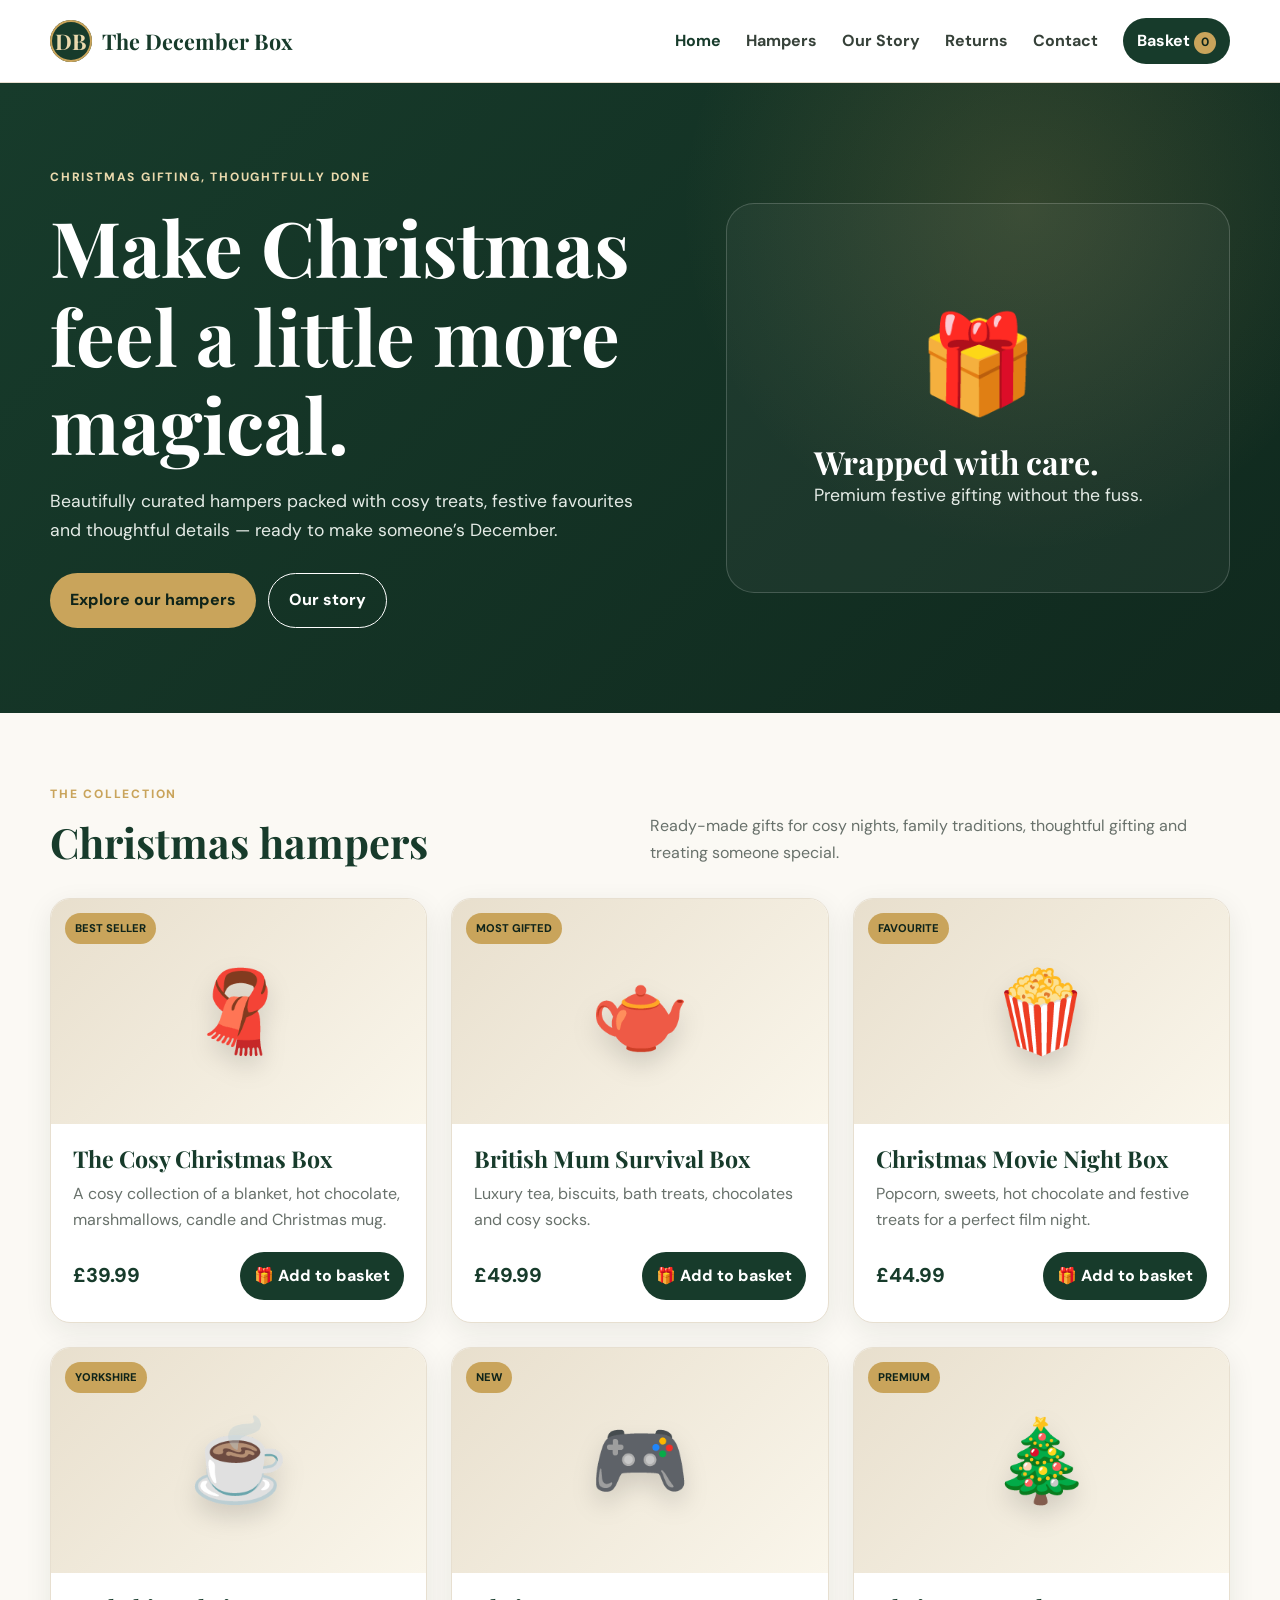
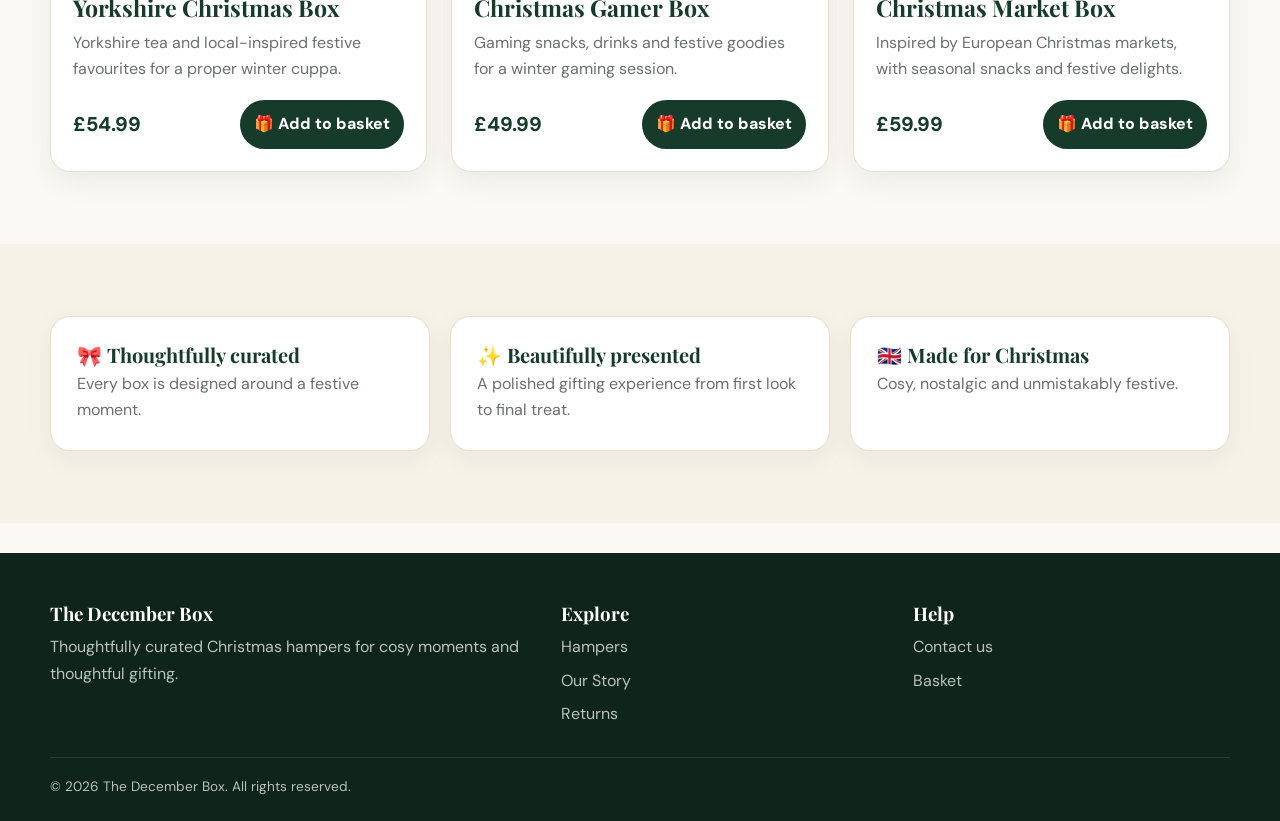
<file: index.html>
<!doctype html><html lang="en"><head><meta charset="utf-8"><meta name="viewport" content="width=device-width,initial-scale=1"><meta name="description" content="The December Box Christmas hampers"><title>Home | The December Box</title><link rel="stylesheet" href="css/style.css"></head><body><header class="site-header"><div class="container navbar"><a class="brand" href="index.html"><span class="brand-mark">DB</span><span>The December Box</span></a><button class="menu-toggle">☰</button><nav class="nav-links"><a class="active" href="index.html">Home</a><a class="" href="hampers.html">Hampers</a><a class="" href="our-story.html">Our Story</a><a class="" href="returns.html">Returns</a><a class="" href="contact.html">Contact</a><a class="basket-link" href="basket.html">Basket <span class="basket-count" data-basket-count>0</span></a></nav></div></header><main><section class="hero"><div class="container hero-grid"><div><span class="eyebrow">Christmas gifting, thoughtfully done</span><h1>Make Christmas feel a little more magical.</h1><p>Beautifully curated hampers packed with cosy treats, festive favourites and thoughtful details — ready to make someone’s December.</p><div class="hero-actions"><a class="btn btn-primary" href="hampers.html">Explore our hampers</a><a class="btn btn-outline" href="our-story.html">Our story</a></div></div><div class="hero-art"><div><div class="gift-icon">🎁</div><h2>Wrapped with care.</h2><p>Premium festive gifting without the fuss.</p></div></div></div></section><section class="section"><div class="container"><div class="section-head"><div><span class="eyebrow">The collection</span><h2>Christmas hampers</h2></div><p>Ready-made gifts for cosy nights, family traditions, thoughtful gifting and treating someone special.</p></div><div class="products"><article class="product-card"><div class="product-image"><span class="badge">BEST SELLER</span><span class="emoji">🧣</span></div><div class="product-content"><h3>The Cosy Christmas Box</h3><p>A cosy collection of a blanket, hot chocolate, marshmallows, candle and Christmas mug.</p><div class="price-row"><span class="price">£39.99</span><button class="add-btn" onclick="addToBasket('cosy')">🎁 Add to basket</button></div></div></article><article class="product-card"><div class="product-image"><span class="badge">MOST GIFTED</span><span class="emoji">🫖</span></div><div class="product-content"><h3>British Mum Survival Box</h3><p>Luxury tea, biscuits, bath treats, chocolates and cosy socks.</p><div class="price-row"><span class="price">£49.99</span><button class="add-btn" onclick="addToBasket('mum')">🎁 Add to basket</button></div></div></article><article class="product-card"><div class="product-image"><span class="badge">FAVOURITE</span><span class="emoji">🍿</span></div><div class="product-content"><h3>Christmas Movie Night Box</h3><p>Popcorn, sweets, hot chocolate and festive treats for a perfect film night.</p><div class="price-row"><span class="price">£44.99</span><button class="add-btn" onclick="addToBasket('movie')">🎁 Add to basket</button></div></div></article><article class="product-card"><div class="product-image"><span class="badge">YORKSHIRE</span><span class="emoji">☕</span></div><div class="product-content"><h3>Yorkshire Christmas Box</h3><p>Yorkshire tea and local-inspired festive favourites for a proper winter cuppa.</p><div class="price-row"><span class="price">£54.99</span><button class="add-btn" onclick="addToBasket('yorkshire')">🎁 Add to basket</button></div></div></article><article class="product-card"><div class="product-image"><span class="badge">NEW</span><span class="emoji">🎮</span></div><div class="product-content"><h3>Christmas Gamer Box</h3><p>Gaming snacks, drinks and festive goodies for a winter gaming session.</p><div class="price-row"><span class="price">£49.99</span><button class="add-btn" onclick="addToBasket('gamer')">🎁 Add to basket</button></div></div></article><article class="product-card"><div class="product-image"><span class="badge">PREMIUM</span><span class="emoji">🎄</span></div><div class="product-content"><h3>Christmas Market Box</h3><p>Inspired by European Christmas markets, with seasonal snacks and festive delights.</p><div class="price-row"><span class="price">£59.99</span><button class="add-btn" onclick="addToBasket('market')">🎁 Add to basket</button></div></div></article></div></div></section><section class="section alt"><div class="container"><div class="feature-grid"><div class="feature"><h3>🎀 Thoughtfully curated</h3><p>Every box is designed around a festive moment.</p></div><div class="feature"><h3>✨ Beautifully presented</h3><p>A polished gifting experience from first look to final treat.</p></div><div class="feature"><h3>🇬🇧 Made for Christmas</h3><p>Cosy, nostalgic and unmistakably festive.</p></div></div></div></section></main><footer class="footer"><div class="container"><div class="footer-grid"><div><h3>The December Box</h3><p>Thoughtfully curated Christmas hampers for cosy moments and thoughtful gifting.</p></div><div><h3>Explore</h3><div class="footer-links"><a href="hampers.html">Hampers</a><a href="our-story.html">Our Story</a><a href="returns.html">Returns</a></div></div><div><h3>Help</h3><div class="footer-links"><a href="contact.html">Contact us</a><a href="basket.html">Basket</a></div></div></div><div class="copyright">© 2026 The December Box. All rights reserved.</div></div></footer><div class="toast"></div><script src="js/basket.js"></script></body></html>
</file>
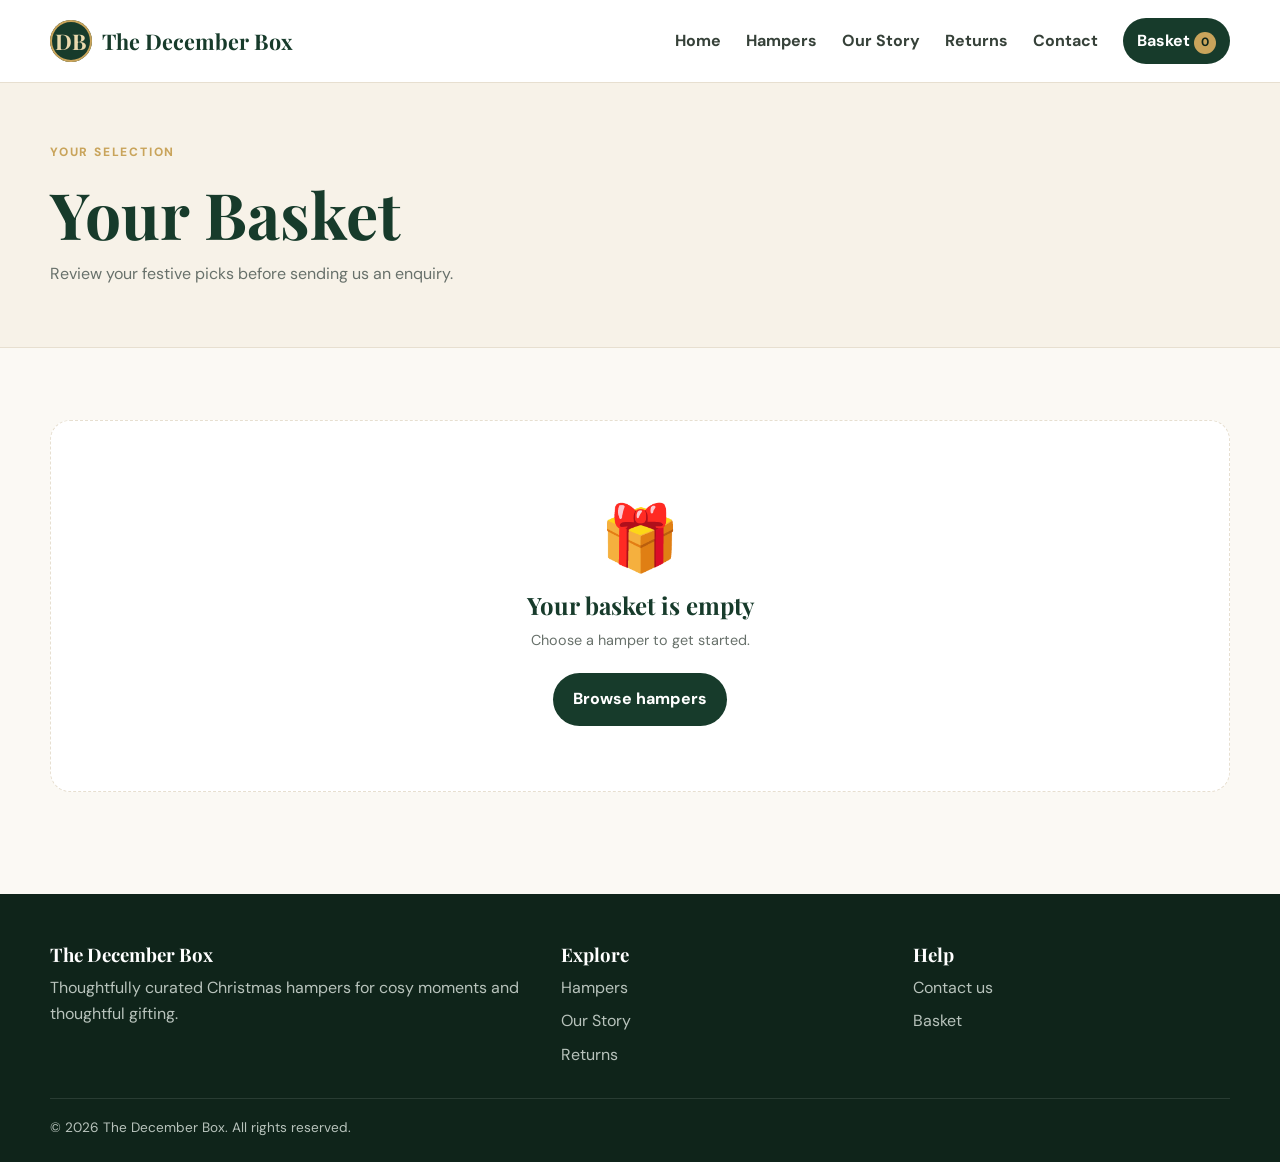
<file: basket.html>
<!doctype html><html lang="en"><head><meta charset="utf-8"><meta name="viewport" content="width=device-width,initial-scale=1"><meta name="description" content="The December Box Christmas hampers"><title>Basket | The December Box</title><link rel="stylesheet" href="css/style.css"></head><body><header class="site-header"><div class="container navbar"><a class="brand" href="index.html"><span class="brand-mark">DB</span><span>The December Box</span></a><button class="menu-toggle">☰</button><nav class="nav-links"><a class="" href="index.html">Home</a><a class="" href="hampers.html">Hampers</a><a class="" href="our-story.html">Our Story</a><a class="" href="returns.html">Returns</a><a class="" href="contact.html">Contact</a><a class="basket-link" href="basket.html">Basket <span class="basket-count" data-basket-count>0</span></a></nav></div></header><main><section class="page-hero"><div class="container"><span class="eyebrow">Your selection</span><h1>Your Basket</h1><p>Review your festive picks before sending us an enquiry.</p></div></section><section class="section"><div class="container" id="basket-content"></div></section></main><footer class="footer"><div class="container"><div class="footer-grid"><div><h3>The December Box</h3><p>Thoughtfully curated Christmas hampers for cosy moments and thoughtful gifting.</p></div><div><h3>Explore</h3><div class="footer-links"><a href="hampers.html">Hampers</a><a href="our-story.html">Our Story</a><a href="returns.html">Returns</a></div></div><div><h3>Help</h3><div class="footer-links"><a href="contact.html">Contact us</a><a href="basket.html">Basket</a></div></div></div><div class="copyright">© 2026 The December Box. All rights reserved.</div></div></footer><div class="toast"></div><script src="js/basket.js"></script></body></html>
</file>
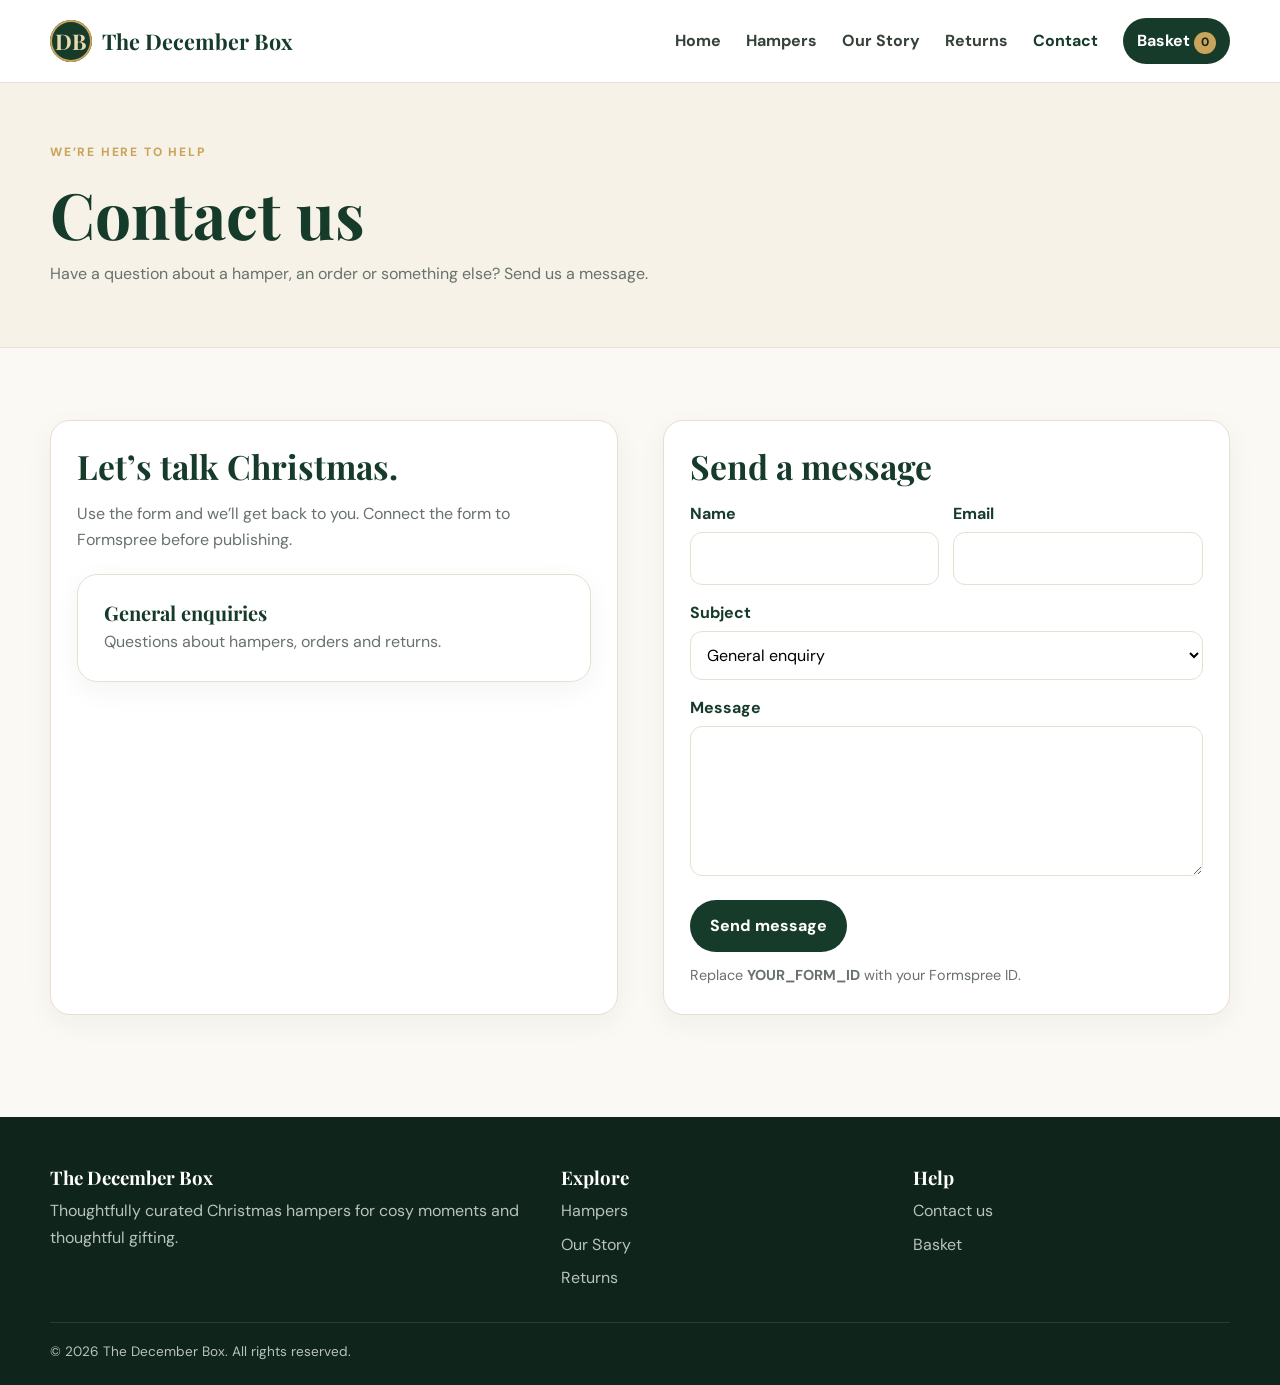
<file: contact.html>
<!doctype html><html lang="en"><head><meta charset="utf-8"><meta name="viewport" content="width=device-width,initial-scale=1"><meta name="description" content="The December Box Christmas hampers"><title>Contact | The December Box</title><link rel="stylesheet" href="css/style.css"></head><body><header class="site-header"><div class="container navbar"><a class="brand" href="index.html"><span class="brand-mark">DB</span><span>The December Box</span></a><button class="menu-toggle">☰</button><nav class="nav-links"><a class="" href="index.html">Home</a><a class="" href="hampers.html">Hampers</a><a class="" href="our-story.html">Our Story</a><a class="" href="returns.html">Returns</a><a class="active" href="contact.html">Contact</a><a class="basket-link" href="basket.html">Basket <span class="basket-count" data-basket-count>0</span></a></nav></div></header><main><section class="page-hero"><div class="container"><span class="eyebrow">We’re here to help</span><h1>Contact us</h1><p>Have a question about a hamper, an order or something else? Send us a message.</p></div></section><section class="section"><div class="container contact-grid"><div class="info-card"><h2>Let’s talk Christmas.</h2><p>Use the form and we’ll get back to you. Connect the form to Formspree before publishing.</p><div class="feature" style="margin-top:20px"><h3>General enquiries</h3><p>Questions about hampers, orders and returns.</p></div></div><div class="form-card"><h2>Send a message</h2><div id="form-status"></div><form id="contact-form" action="https://formspree.io/f/mwlpnjwa" method="POST"><div class="form-row"><div class="form-group"><label for="name">Name</label><input id="name" name="name" required></div><div class="form-group"><label for="email">Email</label><input id="email" type="email" name="email" required></div></div><div class="form-group"><label for="subject">Subject</label><select id="subject" name="subject"><option>General enquiry</option><option>Hamper enquiry</option><option>Order help</option><option>Returns</option></select></div><div class="form-group"><label for="message">Message</label><textarea id="message" name="message" required></textarea></div><button class="btn btn-dark" type="submit">Send message</button></form><p class="small" style="margin-top:12px">Replace <strong>YOUR_FORM_ID</strong> with your Formspree ID.</p></div></div></section></main><footer class="footer"><div class="container"><div class="footer-grid"><div><h3>The December Box</h3><p>Thoughtfully curated Christmas hampers for cosy moments and thoughtful gifting.</p></div><div><h3>Explore</h3><div class="footer-links"><a href="hampers.html">Hampers</a><a href="our-story.html">Our Story</a><a href="returns.html">Returns</a></div></div><div><h3>Help</h3><div class="footer-links"><a href="contact.html">Contact us</a><a href="basket.html">Basket</a></div></div></div><div class="copyright">© 2026 The December Box. All rights reserved.</div></div></footer><div class="toast"></div><script src="js/basket.js"></script></body></html>
</file>
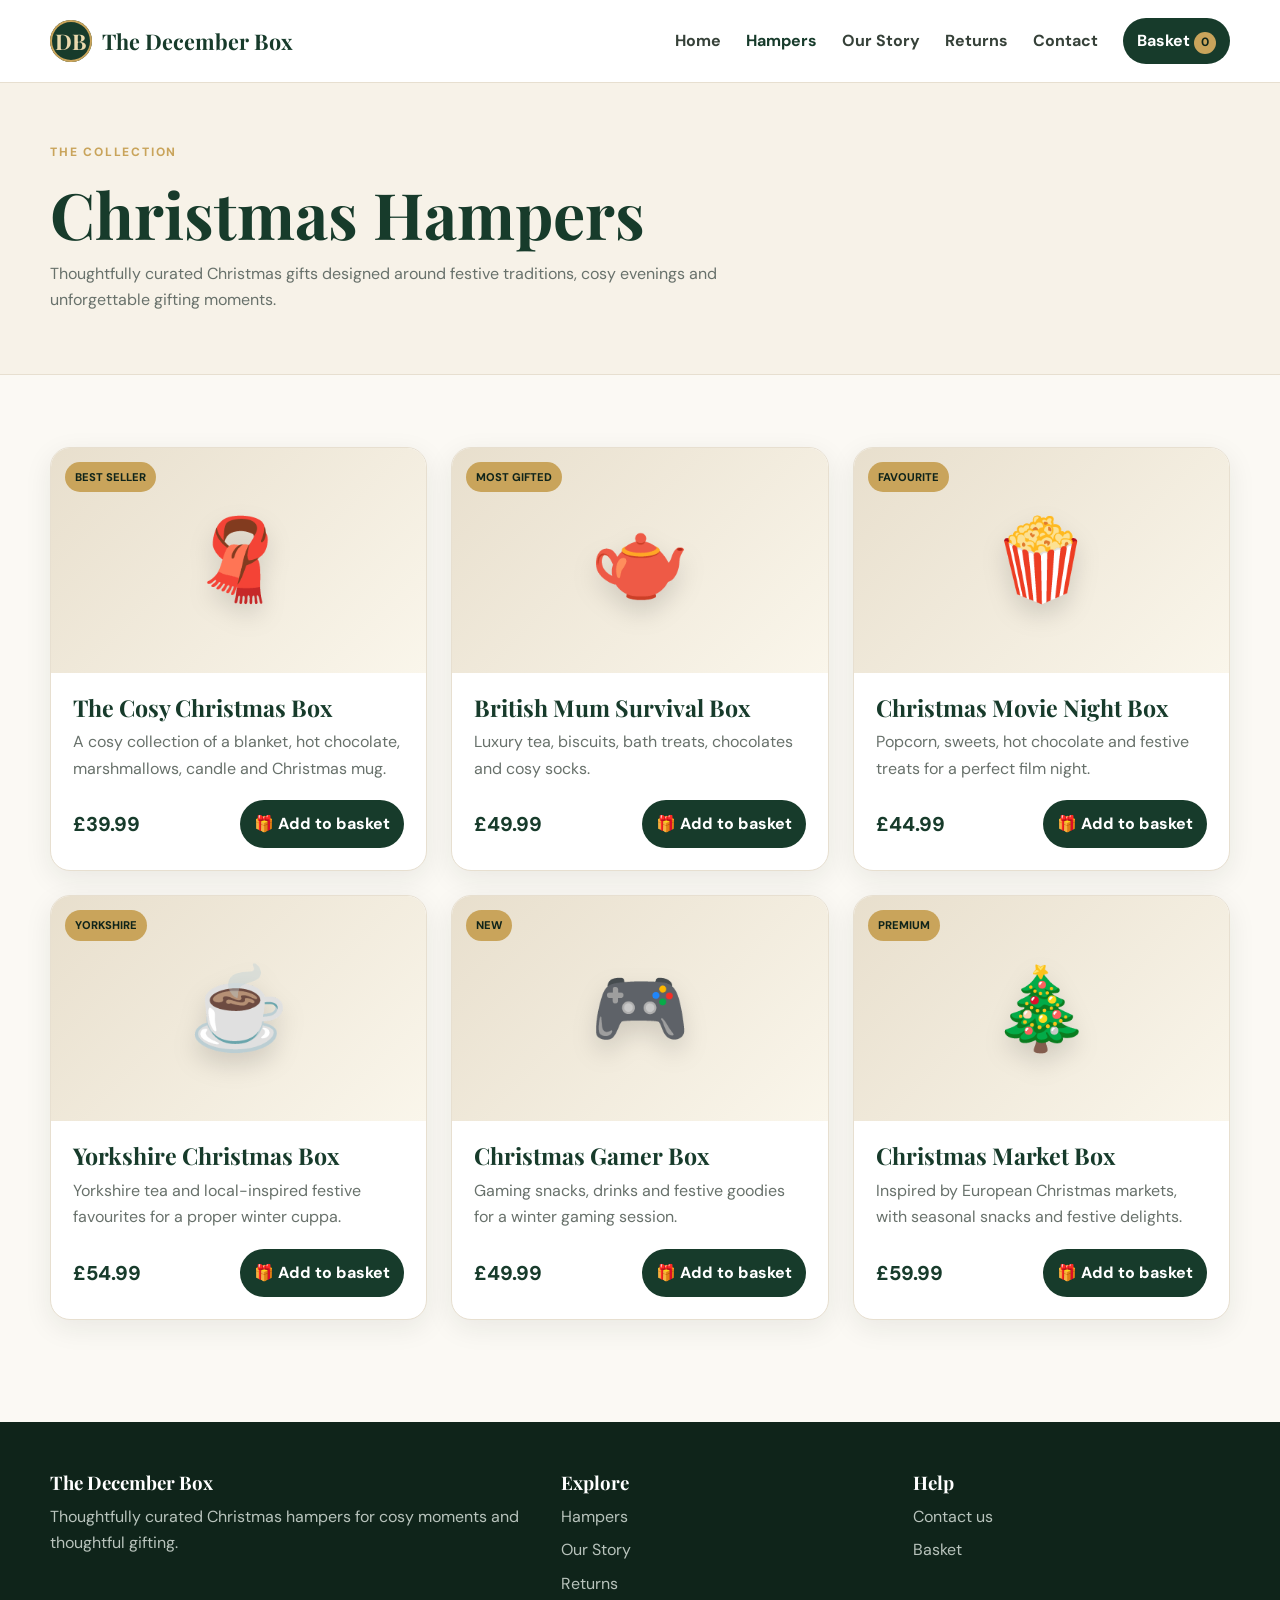
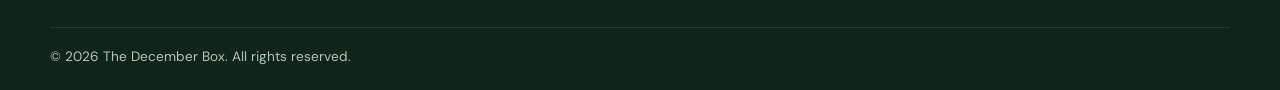
<file: hampers.html>
<!doctype html><html lang="en"><head><meta charset="utf-8"><meta name="viewport" content="width=device-width,initial-scale=1"><meta name="description" content="The December Box Christmas hampers"><title>Hampers | The December Box</title><link rel="stylesheet" href="css/style.css"></head><body><header class="site-header"><div class="container navbar"><a class="brand" href="index.html"><span class="brand-mark">DB</span><span>The December Box</span></a><button class="menu-toggle">☰</button><nav class="nav-links"><a class="" href="index.html">Home</a><a class="active" href="hampers.html">Hampers</a><a class="" href="our-story.html">Our Story</a><a class="" href="returns.html">Returns</a><a class="" href="contact.html">Contact</a><a class="basket-link" href="basket.html">Basket <span class="basket-count" data-basket-count>0</span></a></nav></div></header><main><section class="page-hero"><div class="container"><span class="eyebrow">The collection</span><h1>Christmas Hampers</h1><p>Thoughtfully curated Christmas gifts designed around festive traditions, cosy evenings and unforgettable gifting moments.</p></div></section><section class="section"><div class="container"><div class="products"><article class="product-card"><div class="product-image"><span class="badge">BEST SELLER</span><span class="emoji">🧣</span></div><div class="product-content"><h3>The Cosy Christmas Box</h3><p>A cosy collection of a blanket, hot chocolate, marshmallows, candle and Christmas mug.</p><div class="price-row"><span class="price">£39.99</span><button class="add-btn" onclick="addToBasket('cosy')">🎁 Add to basket</button></div></div></article><article class="product-card"><div class="product-image"><span class="badge">MOST GIFTED</span><span class="emoji">🫖</span></div><div class="product-content"><h3>British Mum Survival Box</h3><p>Luxury tea, biscuits, bath treats, chocolates and cosy socks.</p><div class="price-row"><span class="price">£49.99</span><button class="add-btn" onclick="addToBasket('mum')">🎁 Add to basket</button></div></div></article><article class="product-card"><div class="product-image"><span class="badge">FAVOURITE</span><span class="emoji">🍿</span></div><div class="product-content"><h3>Christmas Movie Night Box</h3><p>Popcorn, sweets, hot chocolate and festive treats for a perfect film night.</p><div class="price-row"><span class="price">£44.99</span><button class="add-btn" onclick="addToBasket('movie')">🎁 Add to basket</button></div></div></article><article class="product-card"><div class="product-image"><span class="badge">YORKSHIRE</span><span class="emoji">☕</span></div><div class="product-content"><h3>Yorkshire Christmas Box</h3><p>Yorkshire tea and local-inspired festive favourites for a proper winter cuppa.</p><div class="price-row"><span class="price">£54.99</span><button class="add-btn" onclick="addToBasket('yorkshire')">🎁 Add to basket</button></div></div></article><article class="product-card"><div class="product-image"><span class="badge">NEW</span><span class="emoji">🎮</span></div><div class="product-content"><h3>Christmas Gamer Box</h3><p>Gaming snacks, drinks and festive goodies for a winter gaming session.</p><div class="price-row"><span class="price">£49.99</span><button class="add-btn" onclick="addToBasket('gamer')">🎁 Add to basket</button></div></div></article><article class="product-card"><div class="product-image"><span class="badge">PREMIUM</span><span class="emoji">🎄</span></div><div class="product-content"><h3>Christmas Market Box</h3><p>Inspired by European Christmas markets, with seasonal snacks and festive delights.</p><div class="price-row"><span class="price">£59.99</span><button class="add-btn" onclick="addToBasket('market')">🎁 Add to basket</button></div></div></article></div></div></section></main><footer class="footer"><div class="container"><div class="footer-grid"><div><h3>The December Box</h3><p>Thoughtfully curated Christmas hampers for cosy moments and thoughtful gifting.</p></div><div><h3>Explore</h3><div class="footer-links"><a href="hampers.html">Hampers</a><a href="our-story.html">Our Story</a><a href="returns.html">Returns</a></div></div><div><h3>Help</h3><div class="footer-links"><a href="contact.html">Contact us</a><a href="basket.html">Basket</a></div></div></div><div class="copyright">© 2026 The December Box. All rights reserved.</div></div></footer><div class="toast"></div><script src="js/basket.js"></script></body></html>
</file>
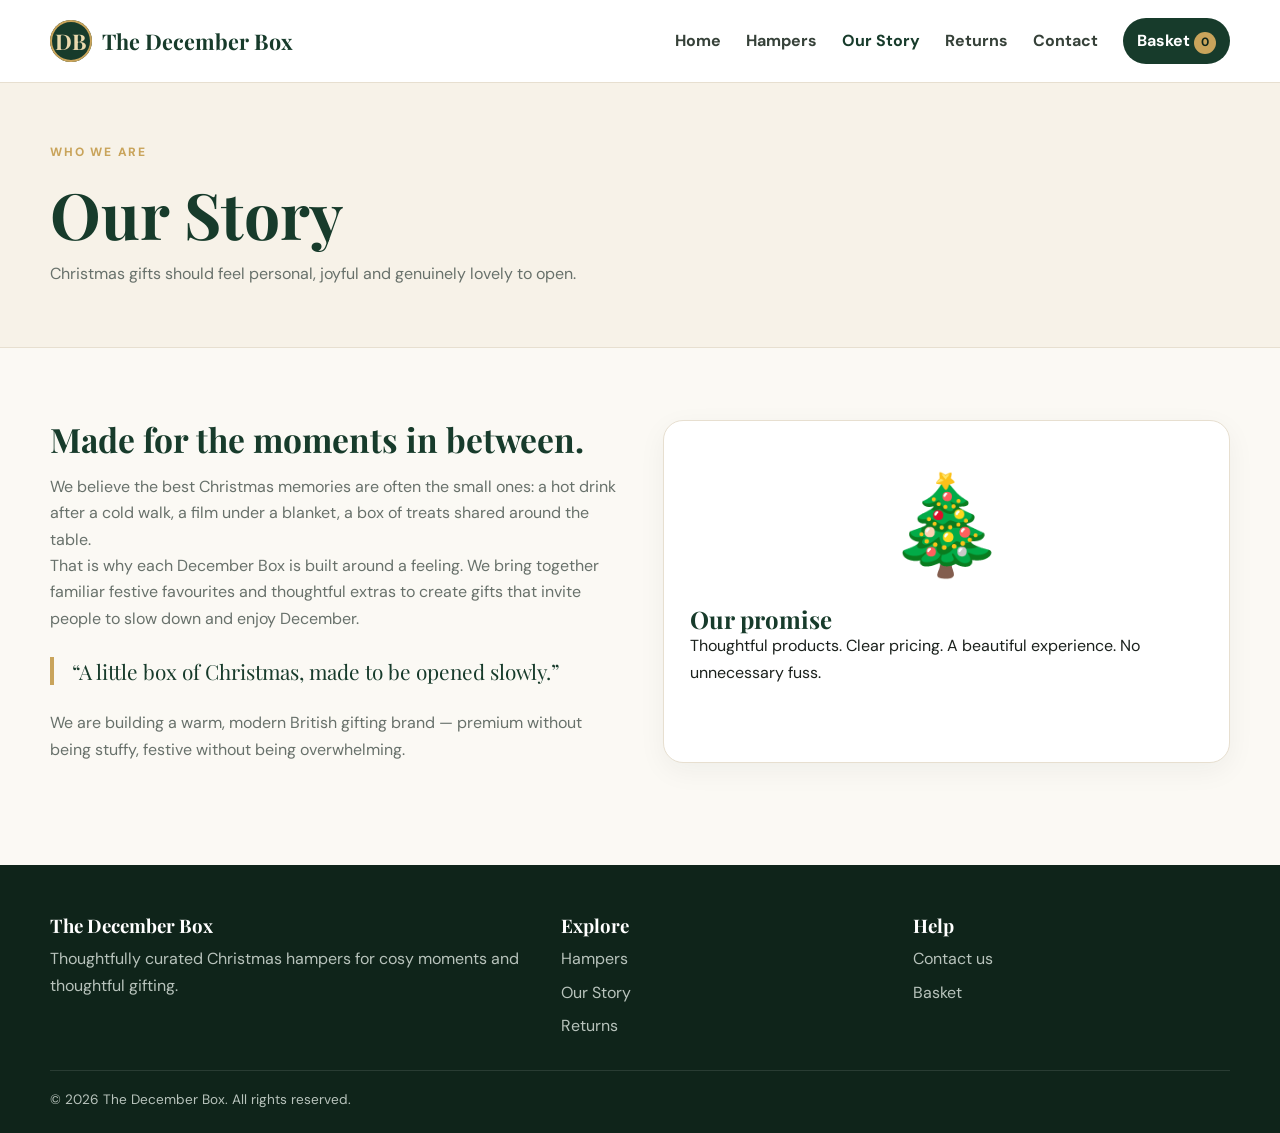
<file: our-story.html>
<!doctype html><html lang="en"><head><meta charset="utf-8"><meta name="viewport" content="width=device-width,initial-scale=1"><meta name="description" content="The December Box Christmas hampers"><title>Our Story | The December Box</title><link rel="stylesheet" href="css/style.css"></head><body><header class="site-header"><div class="container navbar"><a class="brand" href="index.html"><span class="brand-mark">DB</span><span>The December Box</span></a><button class="menu-toggle">☰</button><nav class="nav-links"><a class="" href="index.html">Home</a><a class="" href="hampers.html">Hampers</a><a class="active" href="our-story.html">Our Story</a><a class="" href="returns.html">Returns</a><a class="" href="contact.html">Contact</a><a class="basket-link" href="basket.html">Basket <span class="basket-count" data-basket-count>0</span></a></nav></div></header><main><section class="page-hero"><div class="container"><span class="eyebrow">Who we are</span><h1>Our Story</h1><p>Christmas gifts should feel personal, joyful and genuinely lovely to open.</p></div></section><section class="section"><div class="container story-grid"><div class="story-copy"><h2>Made for the moments in between.</h2><p>We believe the best Christmas memories are often the small ones: a hot drink after a cold walk, a film under a blanket, a box of treats shared around the table.</p><p>That is why each December Box is built around a feeling. We bring together familiar festive favourites and thoughtful extras to create gifts that invite people to slow down and enjoy December.</p><div class="quote">“A little box of Christmas, made to be opened slowly.”</div><p>We are building a warm, modern British gifting brand — premium without being stuffy, festive without being overwhelming.</p></div><div class="story-card"><div class="gift-icon">🎄</div><h2>Our promise</h2><p>Thoughtful products. Clear pricing. A beautiful experience. No unnecessary fuss.</p></div></div></section></main><footer class="footer"><div class="container"><div class="footer-grid"><div><h3>The December Box</h3><p>Thoughtfully curated Christmas hampers for cosy moments and thoughtful gifting.</p></div><div><h3>Explore</h3><div class="footer-links"><a href="hampers.html">Hampers</a><a href="our-story.html">Our Story</a><a href="returns.html">Returns</a></div></div><div><h3>Help</h3><div class="footer-links"><a href="contact.html">Contact us</a><a href="basket.html">Basket</a></div></div></div><div class="copyright">© 2026 The December Box. All rights reserved.</div></div></footer><div class="toast"></div><script src="js/basket.js"></script></body></html>
</file>
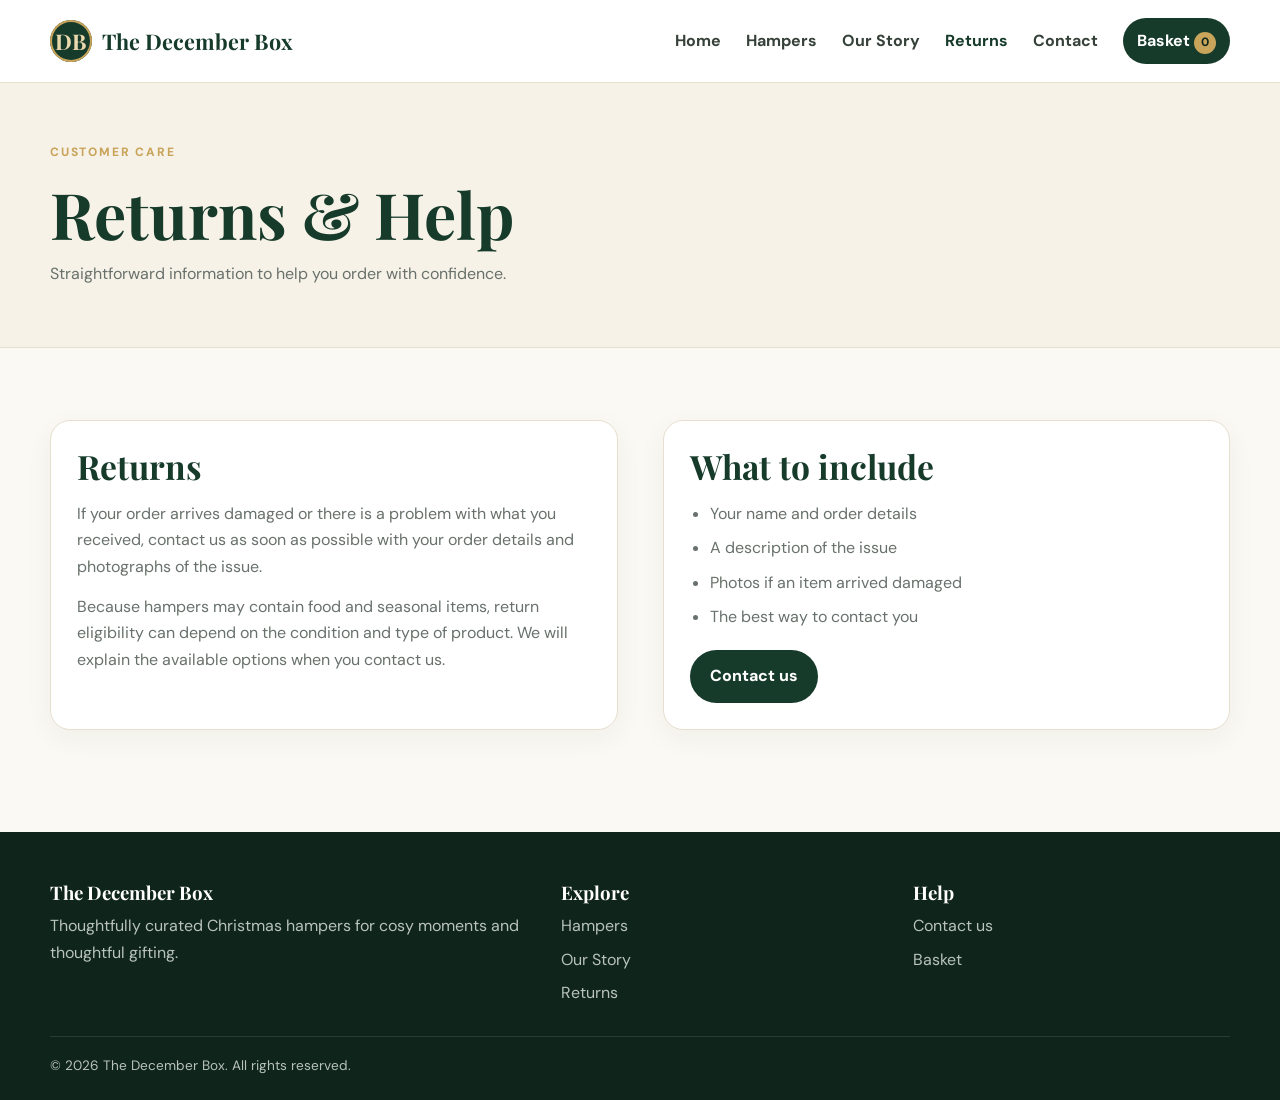
<file: returns.html>
<!doctype html><html lang="en"><head><meta charset="utf-8"><meta name="viewport" content="width=device-width,initial-scale=1"><meta name="description" content="The December Box Christmas hampers"><title>Returns | The December Box</title><link rel="stylesheet" href="css/style.css"></head><body><header class="site-header"><div class="container navbar"><a class="brand" href="index.html"><span class="brand-mark">DB</span><span>The December Box</span></a><button class="menu-toggle">☰</button><nav class="nav-links"><a class="" href="index.html">Home</a><a class="" href="hampers.html">Hampers</a><a class="" href="our-story.html">Our Story</a><a class="active" href="returns.html">Returns</a><a class="" href="contact.html">Contact</a><a class="basket-link" href="basket.html">Basket <span class="basket-count" data-basket-count>0</span></a></nav></div></header><main><section class="page-hero"><div class="container"><span class="eyebrow">Customer care</span><h1>Returns & Help</h1><p>Straightforward information to help you order with confidence.</p></div></section><section class="section"><div class="container returns-grid"><div class="info-card"><h2>Returns</h2><p>If your order arrives damaged or there is a problem with what you received, contact us as soon as possible with your order details and photographs of the issue.</p><p style="margin-top:14px">Because hampers may contain food and seasonal items, return eligibility can depend on the condition and type of product. We will explain the available options when you contact us.</p></div><div class="info-card"><h2>What to include</h2><ul style="padding-left:20px;color:var(--muted);display:grid;gap:8px"><li>Your name and order details</li><li>A description of the issue</li><li>Photos if an item arrived damaged</li><li>The best way to contact you</li></ul><a class="btn btn-dark" style="margin-top:20px" href="contact.html">Contact us</a></div></div></section></main><footer class="footer"><div class="container"><div class="footer-grid"><div><h3>The December Box</h3><p>Thoughtfully curated Christmas hampers for cosy moments and thoughtful gifting.</p></div><div><h3>Explore</h3><div class="footer-links"><a href="hampers.html">Hampers</a><a href="our-story.html">Our Story</a><a href="returns.html">Returns</a></div></div><div><h3>Help</h3><div class="footer-links"><a href="contact.html">Contact us</a><a href="basket.html">Basket</a></div></div></div><div class="copyright">© 2026 The December Box. All rights reserved.</div></div></footer><div class="toast"></div><script src="js/basket.js"></script></body></html>
</file>
<file: css/style.css>
@import url('https://fonts.googleapis.com/css2?family=DM+Sans:wght@400;500;600;700&family=Playfair+Display:wght@500;600;700&display=swap');
:root{--green:#173b2b;--deep:#0f241a;--gold:#c9a45b;--cream:#f7f2e8;--white:#fff;--ink:#1b211d;--muted:#68716b;--line:#e7dfd0;--shadow:0 18px 50px rgba(22,42,30,.10);--max:1180px}
*{box-sizing:border-box;margin:0;padding:0}html{scroll-behavior:smooth}body{font-family:'DM Sans',sans-serif;color:var(--ink);background:#fbf9f4;line-height:1.65}a{text-decoration:none;color:inherit}button,input,textarea,select{font:inherit}.container{width:min(var(--max),calc(100% - 40px));margin:auto}
.site-header{position:sticky;top:0;z-index:20;background:#fffffff5;backdrop-filter:blur(12px);border-bottom:1px solid var(--line)}.navbar{min-height:82px;display:flex;align-items:center;justify-content:space-between;gap:20px}.brand{display:flex;align-items:center;gap:10px;font:700 1.35rem 'Playfair Display',serif;color:var(--green)}.brand-mark{width:42px;height:42px;border-radius:50%;display:grid;place-items:center;background:var(--green);color:#ead9ad;box-shadow:inset 0 0 0 2px var(--gold)}.nav-links{display:flex;align-items:center;gap:25px}.nav-links a{font-weight:700;color:#364139;padding:28px 0}.nav-links a:hover,.nav-links a.active{color:var(--green)}.basket-link{background:var(--green);color:#fff!important;padding:10px 14px!important;border-radius:999px}.basket-count{display:inline-grid;place-items:center;min-width:22px;height:22px;border-radius:50%;background:var(--gold);color:var(--deep);font-size:.75rem}.menu-toggle{display:none;border:1px solid var(--line);background:white;border-radius:10px;padding:8px}
h1,h2,h3{font-family:'Playfair Display',serif;line-height:1.15;color:var(--green)}.hero{background:radial-gradient(circle at 80% 20%,#c9a45b2e,transparent 30%),linear-gradient(135deg,var(--green),#10291e);color:white;padding:85px 0}.hero-grid{display:grid;grid-template-columns:1.1fr .9fr;gap:60px;align-items:center}.eyebrow{text-transform:uppercase;letter-spacing:.15em;font-size:.75rem;font-weight:800;color:var(--gold);display:block;margin-bottom:14px}.hero .eyebrow{color:#ead9ad}.hero h1{color:white;font-size:clamp(3rem,6vw,5.5rem);margin-bottom:20px}.hero p{font-size:1.1rem;color:#e4ebe6;max-width:650px}.hero-art{min-height:390px;border:1px solid #ffffff2e;border-radius:28px;display:grid;place-items:center;background:#ffffff0b}.gift-icon{font-size:6rem;text-align:center}.hero-art h2{color:white;font-size:2rem}.hero-actions{display:flex;gap:12px;flex-wrap:wrap;margin-top:28px}
.btn{display:inline-flex;align-items:center;justify-content:center;border:0;border-radius:999px;padding:13px 20px;font-weight:800;transition:.2s}.btn:hover,.add-btn:hover{transform:translateY(-2px)}.btn-primary{background:var(--gold);color:var(--deep)}.btn-dark{background:var(--green);color:white}.btn-outline{border:1px solid #fff;color:#fff;background:transparent}
.section{padding:72px 0}.section.alt,.page-hero{background:var(--cream)}.section-head{display:flex;justify-content:space-between;gap:25px;align-items:end;margin-bottom:32px}.section-head h2{font-size:2.6rem}.section-head p{max-width:580px;color:var(--muted)}
.products{display:grid;grid-template-columns:repeat(3,1fr);gap:24px}.product-card{background:#fff;border:1px solid var(--line);border-radius:20px;overflow:hidden;box-shadow:0 8px 28px #162a1e14;display:flex;flex-direction:column;transition:.25s}.product-card:hover{transform:translateY(-6px);box-shadow:var(--shadow)}.product-image{height:225px;display:grid;place-items:center;position:relative;background:linear-gradient(135deg,#e8dfcd,#faf6eb)}.product-image .emoji{font-size:5rem;filter:drop-shadow(0 12px 12px #0002)}.badge{position:absolute;top:14px;left:14px;background:var(--gold);color:var(--deep);padding:6px 10px;border-radius:999px;font-size:.7rem;font-weight:800}.product-content{padding:22px;display:flex;flex-direction:column;flex:1}.product-content h3{font-size:1.45rem;margin-bottom:8px}.product-content p{color:var(--muted);margin-bottom:18px}.price-row{margin-top:auto;display:flex;align-items:center;justify-content:space-between;gap:10px}.price{font-weight:800;font-size:1.25rem;color:var(--green)}.add-btn{border:0;background:var(--green);color:white;border-radius:999px;padding:11px 14px;font-weight:800;transition:.2s}
.feature-grid{display:grid;grid-template-columns:repeat(3,1fr);gap:20px}.feature,.info-card,.story-card,.form-card{background:#fff;border:1px solid var(--line);border-radius:20px;padding:26px;box-shadow:0 8px 28px #162a1e0d}.feature h3{font-size:1.25rem;margin-bottom:5px}.feature p,.info-card p,.story-copy p{color:var(--muted)}.page-hero{padding:60px 0;border-bottom:1px solid var(--line)}.page-hero h1{font-size:clamp(2.6rem,5vw,4.2rem);margin-bottom:10px}.page-hero p{max-width:720px;color:var(--muted)}.story-grid,.contact-grid,.returns-grid{display:grid;grid-template-columns:1fr 1fr;gap:45px}.story-copy h2,.info-card h2,.form-card h2{font-size:2.1rem;margin-bottom:15px}.quote{border-left:4px solid var(--gold);padding-left:18px;margin:25px 0;font:1.3rem 'Playfair Display',serif;color:var(--green)}
.form-row{display:grid;grid-template-columns:1fr 1fr;gap:14px}.form-group{margin-bottom:15px}label{display:block;font-weight:700;color:var(--green);margin-bottom:5px}input,textarea,select{width:100%;border:1px solid var(--line);border-radius:12px;padding:12px;background:#fff}textarea{min-height:150px;resize:vertical}.notice{padding:13px;border-radius:12px;background:#f3f7f3;color:var(--green);margin-bottom:15px}
.basket-list{display:grid;gap:14px}.basket-item{display:grid;grid-template-columns:1fr auto auto;gap:18px;align-items:center;background:#fff;border:1px solid var(--line);border-radius:16px;padding:18px}.basket-item h3{font-size:1.2rem}.qty{display:flex;align-items:center;gap:8px}.qty button{width:32px;height:32px;border-radius:50%;border:1px solid var(--line);background:#fff;color:var(--green)}.remove-btn{border:0;background:none;color:#9a4434;font-weight:700}.basket-summary{margin-top:22px;background:var(--green);color:#fff;border-radius:20px;padding:24px;display:flex;justify-content:space-between;align-items:center}.basket-summary h2{color:#fff}.total{font-size:1.7rem;font-weight:800}.basket-empty{text-align:center;padding:65px 20px;background:#fff;border:1px dashed var(--line);border-radius:20px}.small{font-size:.9rem;color:var(--muted)}
.footer{background:var(--deep);color:#b8c3bc;padding:50px 0 22px;margin-top:30px}.footer-grid{display:grid;grid-template-columns:1.5fr 1fr 1fr;gap:35px;padding-bottom:30px;border-bottom:1px solid #ffffff1c}.footer h3{color:white;margin-bottom:10px}.footer-links{display:grid;gap:7px}.footer-links a:hover{color:white}.copyright{padding-top:18px;font-size:.85rem}.toast{position:fixed;right:18px;bottom:18px;background:var(--deep);color:white;padding:13px 17px;border-radius:12px;box-shadow:var(--shadow);transform:translateY(100px);opacity:0;transition:.25s;z-index:50}.toast.show{transform:none;opacity:1}
@media(max-width:900px){.hero-grid,.story-grid,.contact-grid,.returns-grid{grid-template-columns:1fr}.products{grid-template-columns:repeat(2,1fr)}.feature-grid{grid-template-columns:1fr}.nav-links{display:none;position:absolute;top:82px;left:0;right:0;background:#fff;padding:12px 20px 20px;flex-direction:column;align-items:stretch}.nav-links.open{display:flex}.nav-links a{padding:10px}.menu-toggle{display:block}}
@media(max-width:620px){.container{width:calc(100% - 28px)}.products{grid-template-columns:1fr}.hero{padding:60px 0}.section{padding:52px 0}.section-head{display:block}.section-head h2{margin-bottom:8px}.form-row{grid-template-columns:1fr}.basket-item{grid-template-columns:1fr}.basket-summary{flex-direction:column;align-items:flex-start}.footer-grid{grid-template-columns:1fr}}
</file>
